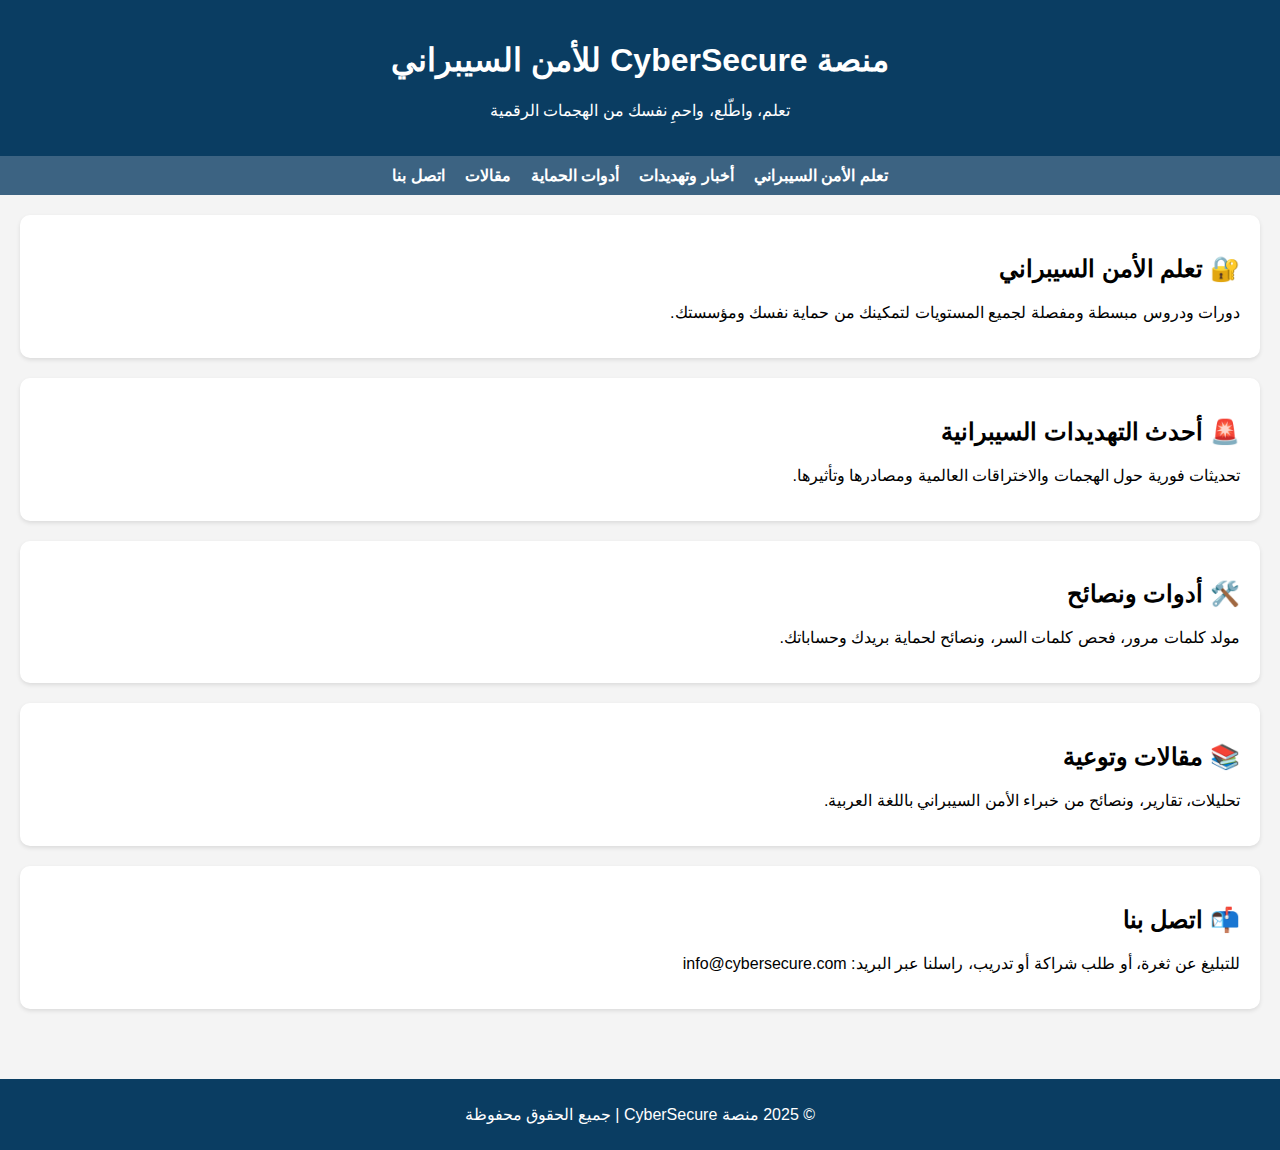
<file: index.html>
<html lang="ar" dir="rtl">
<head>
  <meta charset="UTF-8">
  <meta name="viewport" content="width=device-width, initial-scale=1.0">
  <title>CyberSecure | منصة الأمن السيبراني</title>
  <style>
    body {
      font-family: 'Tahoma', sans-serif;
      background-color: #f4f4f4;
      margin: 0;
      padding: 0;
      direction: rtl;
    }
    header {
      background-color: #0a3d62;
      color: white;
      padding: 20px;
      text-align: center;
    }
    nav {
      background-color: #3c6382;
      display: flex;
      justify-content: center;
      gap: 20px;
      padding: 10px;
    }
    nav a {
      color: white;
      text-decoration: none;
      font-weight: bold;
    }
    main {
      padding: 20px;
    }
    .section {
      background-color: white;
      padding: 20px;
      margin-bottom: 20px;
      border-radius: 10px;
      box-shadow: 0 2px 4px rgba(0,0,0,0.1);
    }
    footer {  
      background-color: #0a3d62;
      color: white;
      text-align: center;
      padding: 10px;
      margin-top: 30px;
    }
  </style>
</head>
<body>
  <header>
    <h1>منصة CyberSecure للأمن السيبراني</h1>
    <p>تعلم، واطّلع، واحمِ نفسك من الهجمات الرقمية</p>
  </header>

  <nav>
    <a href="#learn">تعلم الأمن السيبراني</a>
    <a href="#news">أخبار وتهديدات</a>
    <a href="#tools">أدوات الحماية</a>
    <a href="#articles">مقالات</a>
    <a href="#contact">اتصل بنا</a>
  </nav>

  <main>
    <section class="section" id="learn">
      <h2>🔐 تعلم الأمن السيبراني</h2>
      <p>دورات ودروس مبسطة ومفصلة لجميع المستويات لتمكينك من حماية نفسك ومؤسستك.</p>
    </section>

    <section class="section" id="news">
      <h2>🚨 أحدث التهديدات السيبرانية</h2>
      <p>تحديثات فورية حول الهجمات والاختراقات العالمية ومصادرها وتأثيرها.</p>
    </section>

    <section class="section" id="tools">
      <h2>🛠️ أدوات ونصائح</h2>
      <p>مولد كلمات مرور، فحص كلمات السر، ونصائح لحماية بريدك وحساباتك.</p>
    </section>

    <section class="section" id="articles">
      <h2>📚 مقالات وتوعية</h2>
      <p>تحليلات، تقارير، ونصائح من خبراء الأمن السيبراني باللغة العربية.</p>
    </section>

    <section class="section" id="contact">
      <h2>📬 اتصل بنا</h2>
      <p>للتبليغ عن ثغرة، أو طلب شراكة أو تدريب، راسلنا عبر البريد: info@cybersecure.com</p>
    </section>
  </main>

  <footer>
    <p>&copy; 2025 منصة CyberSecure | جميع الحقوق محفوظة</p>
  </footer>
</body>
</html>
</file>
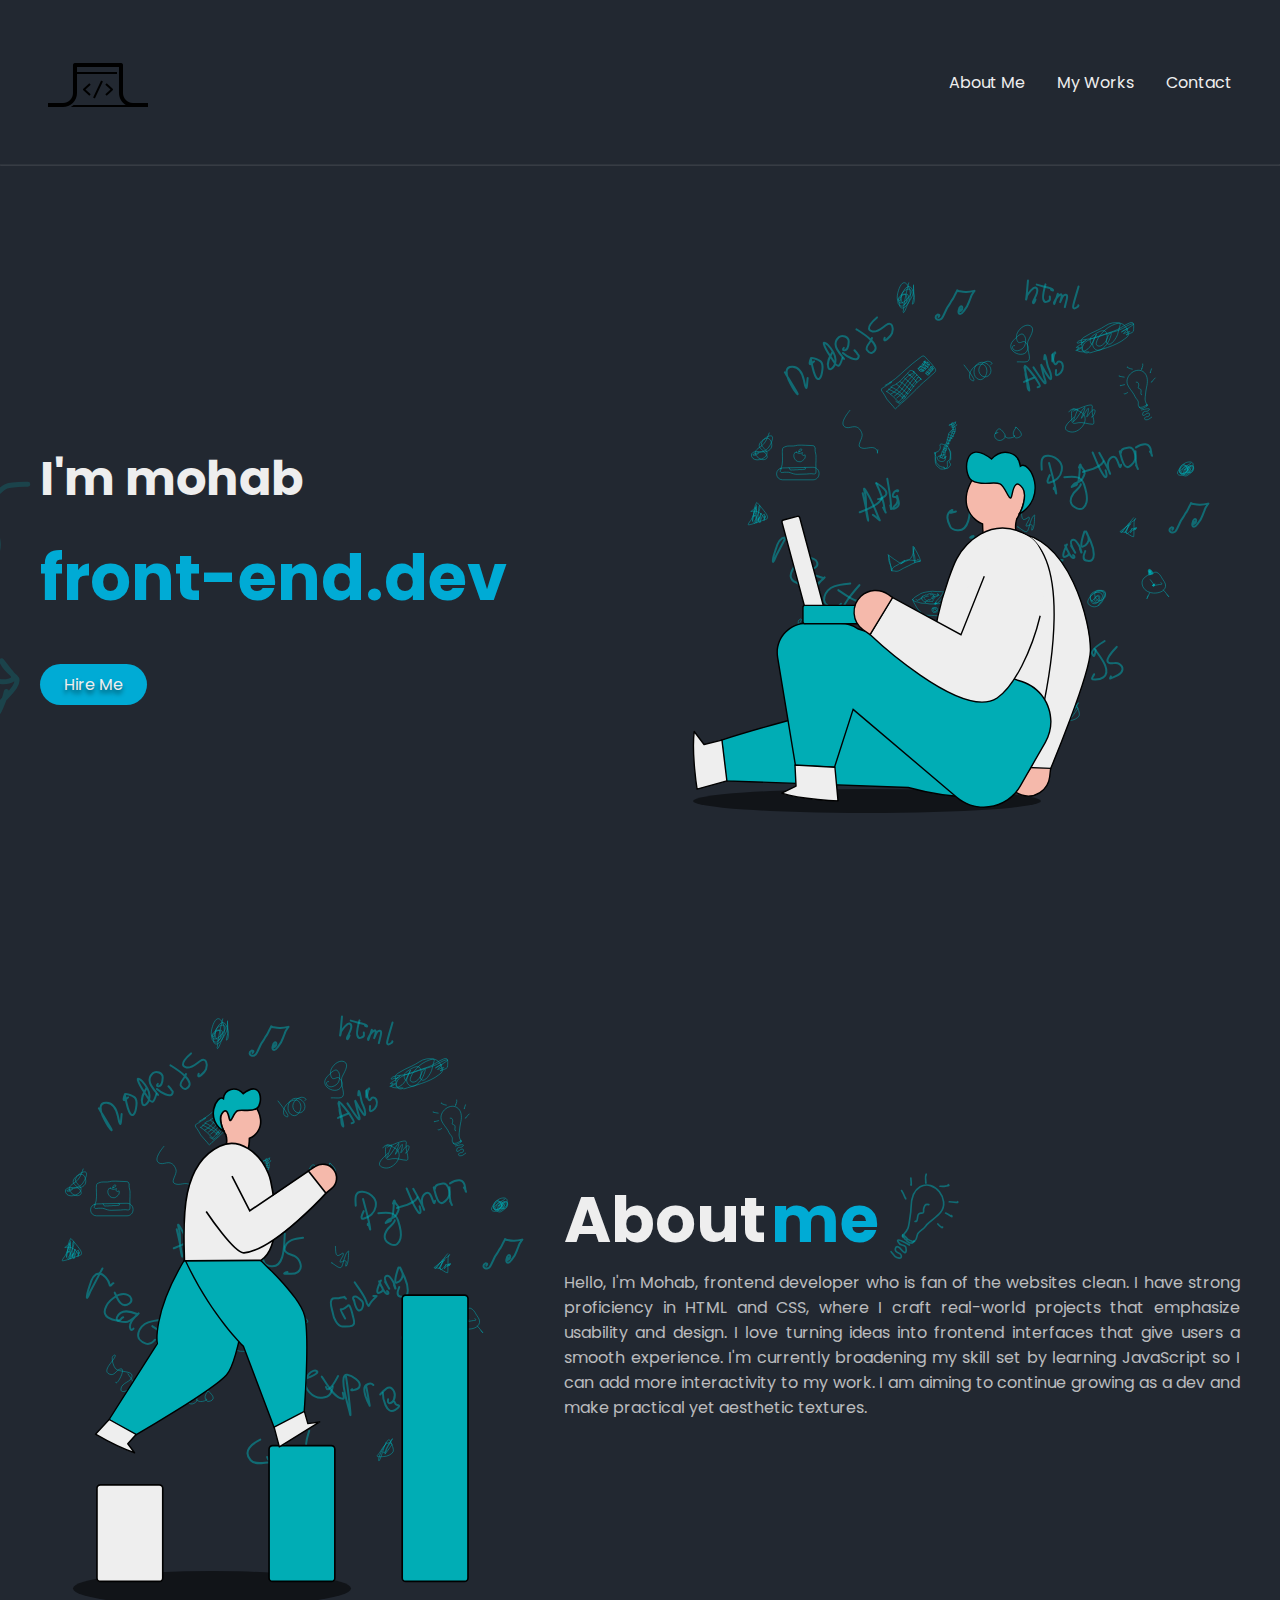
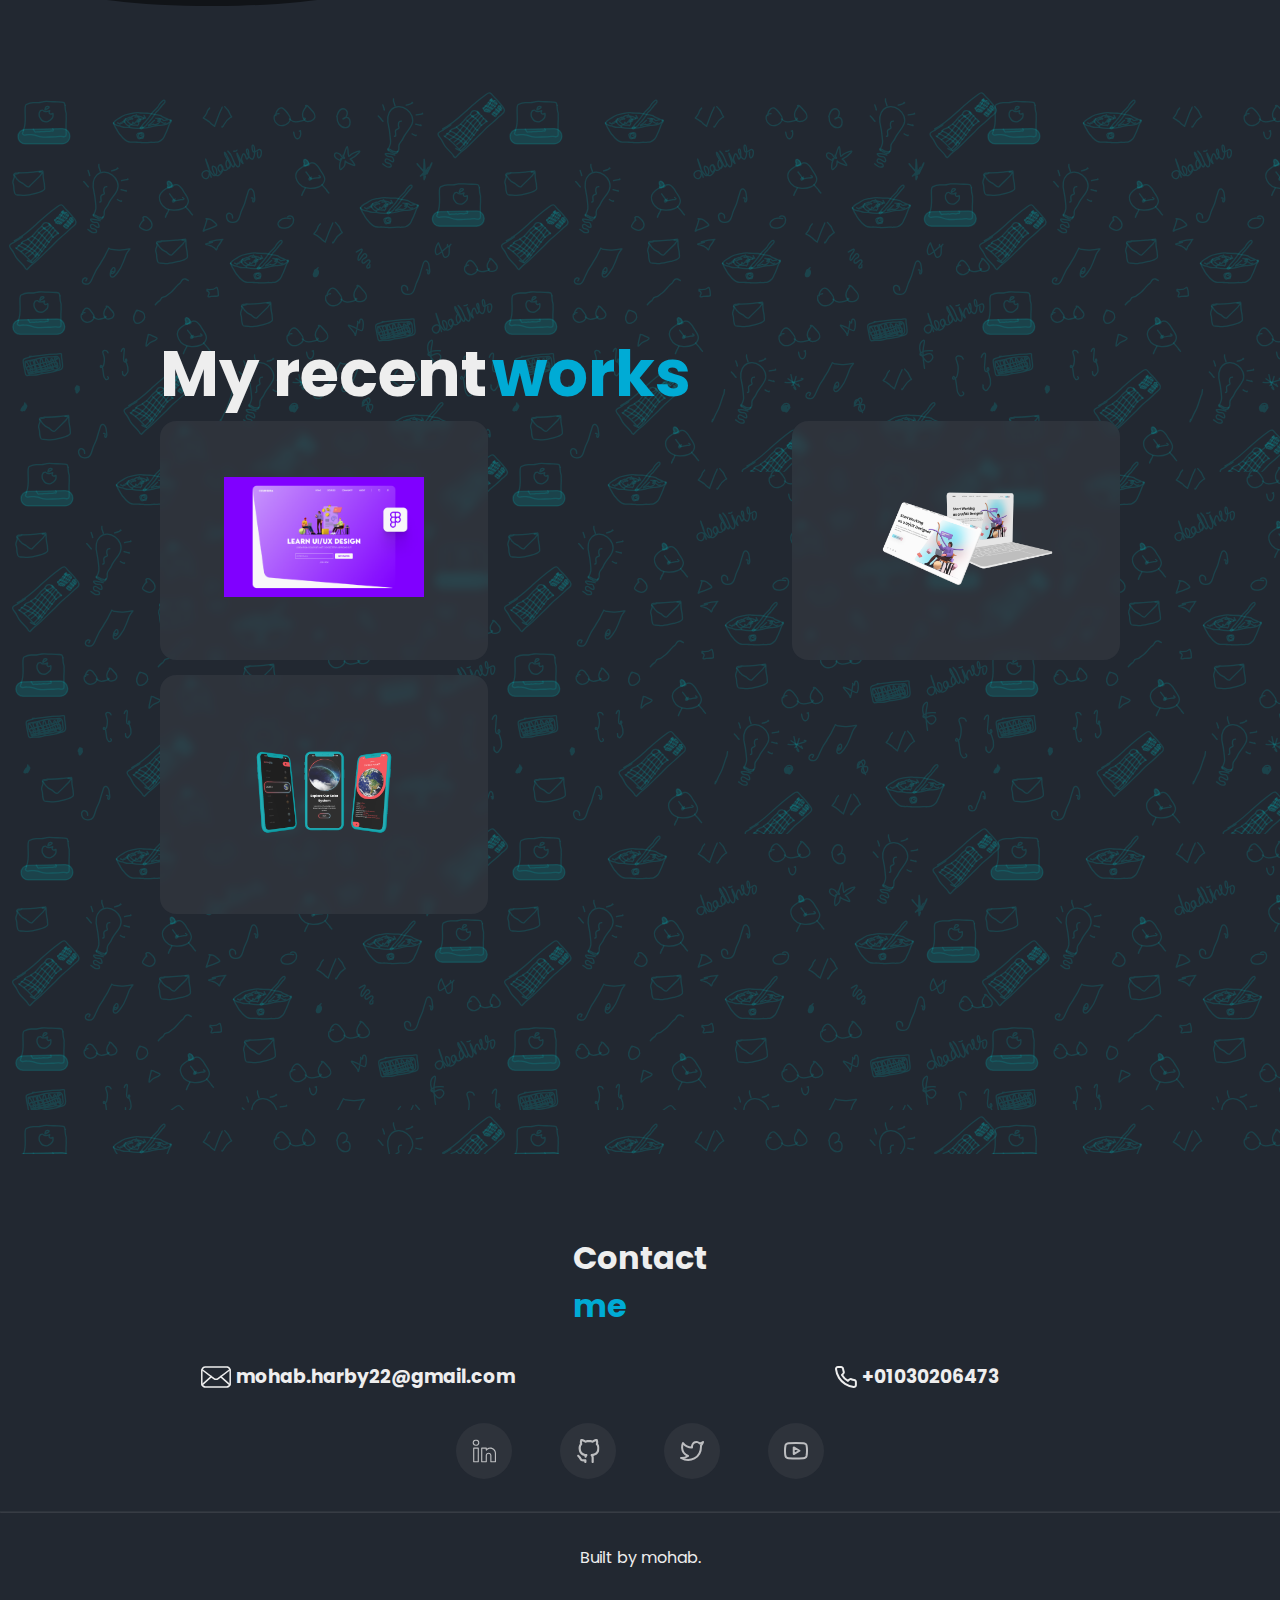
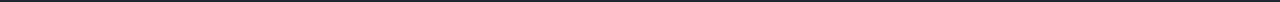
<file: index(1).html>
<!DOCTYPE html>
<html lang="en">
<head>
    <meta charset="UTF-8">
    <meta name="viewport" content="width=device-width, initial-scale=1.0">
    <link rel="stylesheet" href="test(1).css">
    <title>
     mohab.harby
    </title>
</head>
<body>
    <header>
     <img src="assets/svg/icons8-code-100.png" alt="coding icon" >
        <nav class="navigation">
            <ul>
                <li><a href="#aboutMe" > About Me </a> </li>
                <li><a href="#myWorks"  >My Works </a> </li>
                <li><a href="#contactMe"  > Contact</a> </li>
            </ul>
        </nav>


        
     </header>
     <hr \>
     <section class="hero">
        <img class="arrow" src="assets/svg/arrow.svg" alt="arrow">
        <div class="heroSup">
            <h1 class="name">I'm mohab</h1>
            <h1 class="title">front-end.dev</h1>
            <div class="heroBtns">
             <a class="hireMe" href="#contactMe"> Hire Me </a>
            </div>
        </div>
        <img class="heroimg" src="assets/svg/Hero.svg" alt="heroImg">
     </section>
     <section class="aboutMe" id="aboutMe" >
        <img src="assets/svg/AboutMe.svg"
        alt="aboutMe image"
        class="aboutMeImg"/>
        <div class="textContainer">
            <div class="textTitle">
                <h1 class="aboutName">About</h1>
                <h1 class="aboutTitle">me</h1>
                <img src="assets/svg/lightbulb.svg" alt="lightbulb" class="light"/>
            </div>
            <p class="aboutMePar">Hello, I'm Mohab, frontend developer who is fan of the websites clean.
I have strong proficiency in HTML and CSS, where I craft real-world projects that emphasize usability and design.
I love turning ideas into frontend interfaces that give users a smooth experience.
I'm currently broadening my skill set by learning JavaScript so I can add more interactivity to my work.
I am aiming to continue growing as a dev and make practical yet aesthetic textures.</p>
        </div>
     </section>
     <section class="works" id="myWorks">
        <div class="worksContainer">
        <div class="projectTitle">
          <h1 class="aboutName"> My recent </h1>
          <h1 class="aboutTitle"> works </h1>           
        </div>
        <ul>
            <li>
                <a href=""  ><img src="assets/imgs/landingPage.png" alt="landingPage"></a>
            </li>
            <li>
                <a href=""  ><img src="assets/imgs/webApp.png" alt="Web App"></a>
            </li>
            <li>
                <a href=""  ><img src="assets/imgs/app.png" alt="App"></a>
            </li>
        </ul>     
        </div>
     </section>
     <section class="contactContainer" id="contactMe" >
        <div class="contentTitle">
            <h1 class="aboutName">Contact</h1>
            <h1 class="aboutTitle">me</h1>
        </div>
        <div class="contact">
            <div class="emilAndPhone">
                <img src="assets/svg/Email.svg" alt="emil logo"/>
                <a href="mailto:mohab.harby22@gmail.com">
                    <h3>mohab.harby22@gmail.com</h3>
                </a>
            </div>
            <div class="emilAndPhone">
                <img src="assets/svg/phone.svg" alt="phone logo"/>
                <h3>+01030206473</h3>
            </div>
        </div>
        <div class="socialMedia">
            <a href=""><img src="assets/svg/linkedin.svg" alt="my linkedin account"></a>
            <a href="https://github.com/Mohab-harby22" target="_blank"><img src="assets/svg/github.svg" alt="my github account"> </a>
            <a href=""><img src="assets/svg/twitter.svg" alt="my x account"> </a>
            <a href="https://www.youtube.com/channel/UCYgOeJmSAWGxXH9FuJJOL1w" target="_blank"><img src="assets/svg/youtube.svg" alt="my youtube account"> </a>
        </div>
     </section>
     <hr />
     <footer>
        <p>Built by mohab.</p>
     </footer>
</body>
</html>
</file>
<file: test(1).css>
@import url("https://fonts.googleapis.com/css2?family=Poppins:wght@700&display=swap");
*{
    margin: 0;
    padding: 0;
    box-sizing: border-box;
    scroll-behavior: smooth;
    font-family: "Poppins", serif;
}
body{
    background-color: #222831 ;
}
header{
    display: flex;
    justify-content: space-between;
    align-items: center;
    margin: 2rem auto;
    padding: 0 0.5rem;
    max-width: 1200px;
}
.navigation ul{
display: flex;
list-style-type: none;
gap: 2rem;
}
.navigation a{
    text-decoration: none;
    color: #eeeeee;
}
.navigation a:hover{
    color: skyblue;
}

hr{
    opacity: 10%;
}
.hero{
    display: flex;
    justify-content: space-between;
    align-items: center;
    margin: 5rem auto;
    max-width: 1200px;
}
.arrow{
    position: absolute;
    transform: translateX(-5.5rem) translateY(1.5rem);
}
.heroSup{
    display: flex;
    flex-direction: column;
    gap: 15px;
}
.name{
    font-size: 3rem;
    color: #eeeeee;
}
.title{
    font-size: 4rem;
    color: #00abd5;
}
.heroBtns{
    display: flex;
    gap: 1rem;
    margin-top: 1.5rem;
}
.hireMe{
    background-color: #00abd5;
    color: #eeeeee;
    border-radius: 24px;
    text-decoration: none;
    padding: 0.5rem 1.5rem;
    text-shadow: 0px 4px 4px rgba(0, 0, 0, 0.5);
}
.aboutMe{
display: flex;
justify-content: space-between;
align-items: center;
margin: 5rem auto;
max-width: 1200px;
gap: 10px;
}
.textContainer{
    display: flex;
    flex-direction: column;    
}
.textTitle{
display: flex;
align-items: center;
gap: 5px;
font-size: 2rem;
}
.aboutName{
    color: #eeeeee;
}
.aboutTitle{
    color: #00abd5;
}
.aboutMePar{
    text-align: justify;
    color: rgba(238, 238, 238, 0.75);
}
.works{
    background-image: url(assets/svg/background.svg);
    padding: 10rem 10rem;
    margin: 5rem 0rem;
}
.worksContainer{
    display: flex;
    flex-direction: column;
    justify-content: space-around;
    align-items: left;
    margin: 5rem auto;
    max-width: 1200px;
}
.projectTitle{
    display: flex;
    align-items: center;
    justify-content: left;
    gap: 5px;
    font-size: 2rem;
}
.works ul{
    display: flex;
    flex-wrap: wrap;
    gap: 15px;
    list-style-type: none;
    align-items: center;
    justify-content: space-between;
}
.works li{
    border-radius: 16px;
    background-color: rgba(57, 62, 70, 0.5);
    backdrop-filter: blur(4px);
    padding: 1rem 4rem;
}
.works li img{
width: 200px;
height: 200px;
object-fit: contain;
transition: transform 0.2s;
}
.works li :hover{
    transform: scale(1.5);
}
.contactContainer{
    display: flex;
    flex-direction: column;
    align-items: center;
    justify-content: space-around;
    gap: 2rem;
    margin: 2rem auto;
    max-width: 1200px;
}
.contactTitle{
    display: flex;
    align-items: center;
    justify-content: center;
    gap: 5px;
    margin-bottom: 10px;
    font-size: 2rem;
}
.contact{
    display: flex;
    align-items: center;
    justify-content: center;
    margin-right: 5rem;
    gap: 20rem;
}
.contact h3, .contact a{
    color: #eeeeee;
    text-decoration: none;
}
.emilAndPhone{
    display: flex;
    align-items: center;
    justify-content: center;
    gap: 5px;
}
.socialMedia{
    display: flex;
    align-items: center;
    justify-content: center;
    gap: 3rem;
}
.socialMedia a{
    display: flex;
    align-items: center;
    justify-content: center;
    border-radius: 50px;
    background-color: rgba(57, 62, 70, 0.5);
    backdrop-filter: blur(4px);
    padding: 1rem;
}
.socialMedia img{
    width: 24px;
    height: 24px;
}
footer{
    color: #eeeeee;
    padding: 2rem;
    text-align: center;
}



@media (max-width: 1023px){
    header {
        margin-left: 1rem;
        margin-right: 1rem;
    }
    .hero{
        flex-direction: column;
        align-items: center;
        gap: 2rem;
    }
    .heroImg{
        width: 400px;
    }
    .name, .title{
        font-size: 2rem;
    }
    .arrow{
        display: none;
    }
    .aboutMe{
        flex-direction: column-reverse;
        align-items: center;
        gap: 2rem;
    }
    .textContainer{
        align-items: center;
        margin: 0rem 5rem;
        gap: 2rem;
    }
    .aboutName, .aboutTitle{
        font-size: 2rem;
    }
    .light{
        width: 60px;
    }
    .aboutMeImg{
        width: 400px;
    }
    .works{
        padding: 0;
    }
    .worksContainer{
        padding: 5rem 0rem;
        gap: 3rem;
    }
    .projectTitle{
        margin-left: 1rem;
    }
    .works ul{
        flex-direction: column;
        gap: 1rem;
    }
    .contactContainer{
        margin: 10rem 5rem;
        gap: 2rem;
    }
    .contact{
        flex-direction: column;
        gap: 1rem;
        margin-right: 0;
    }

}
</file>
